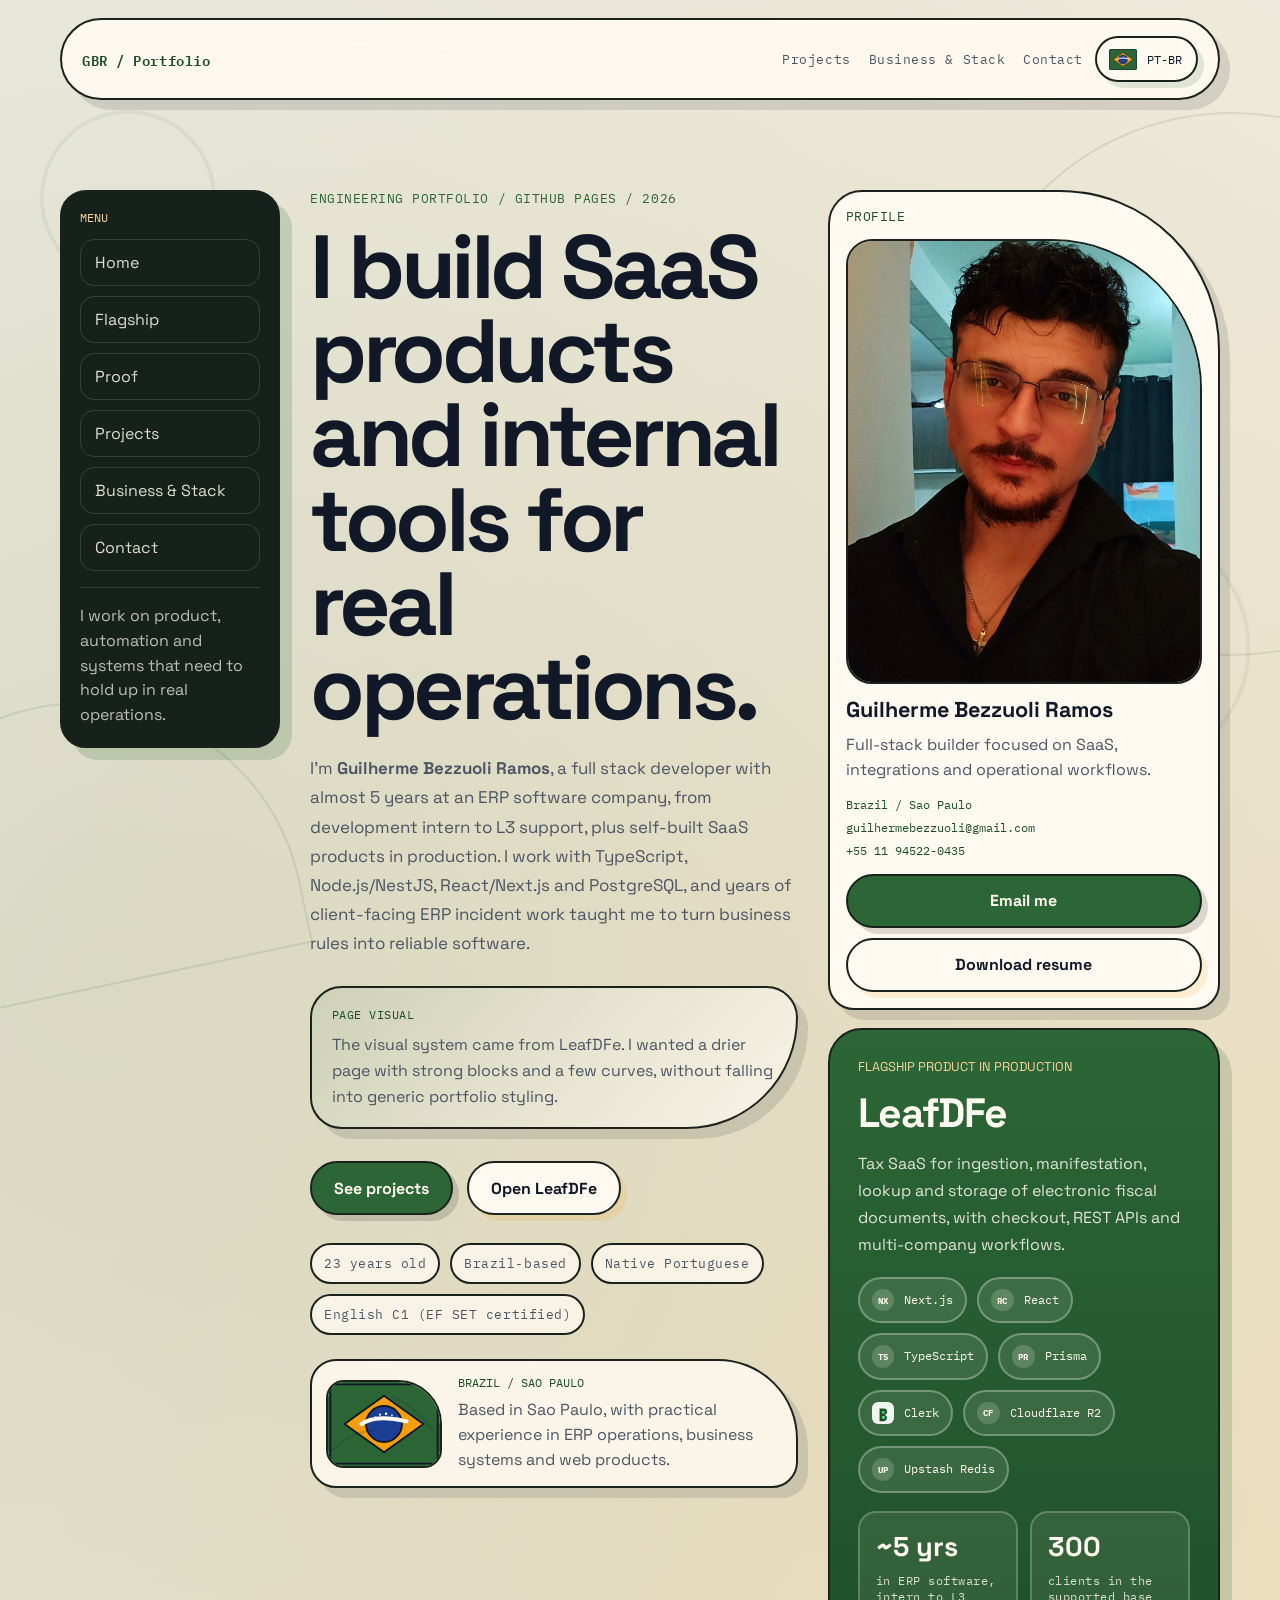
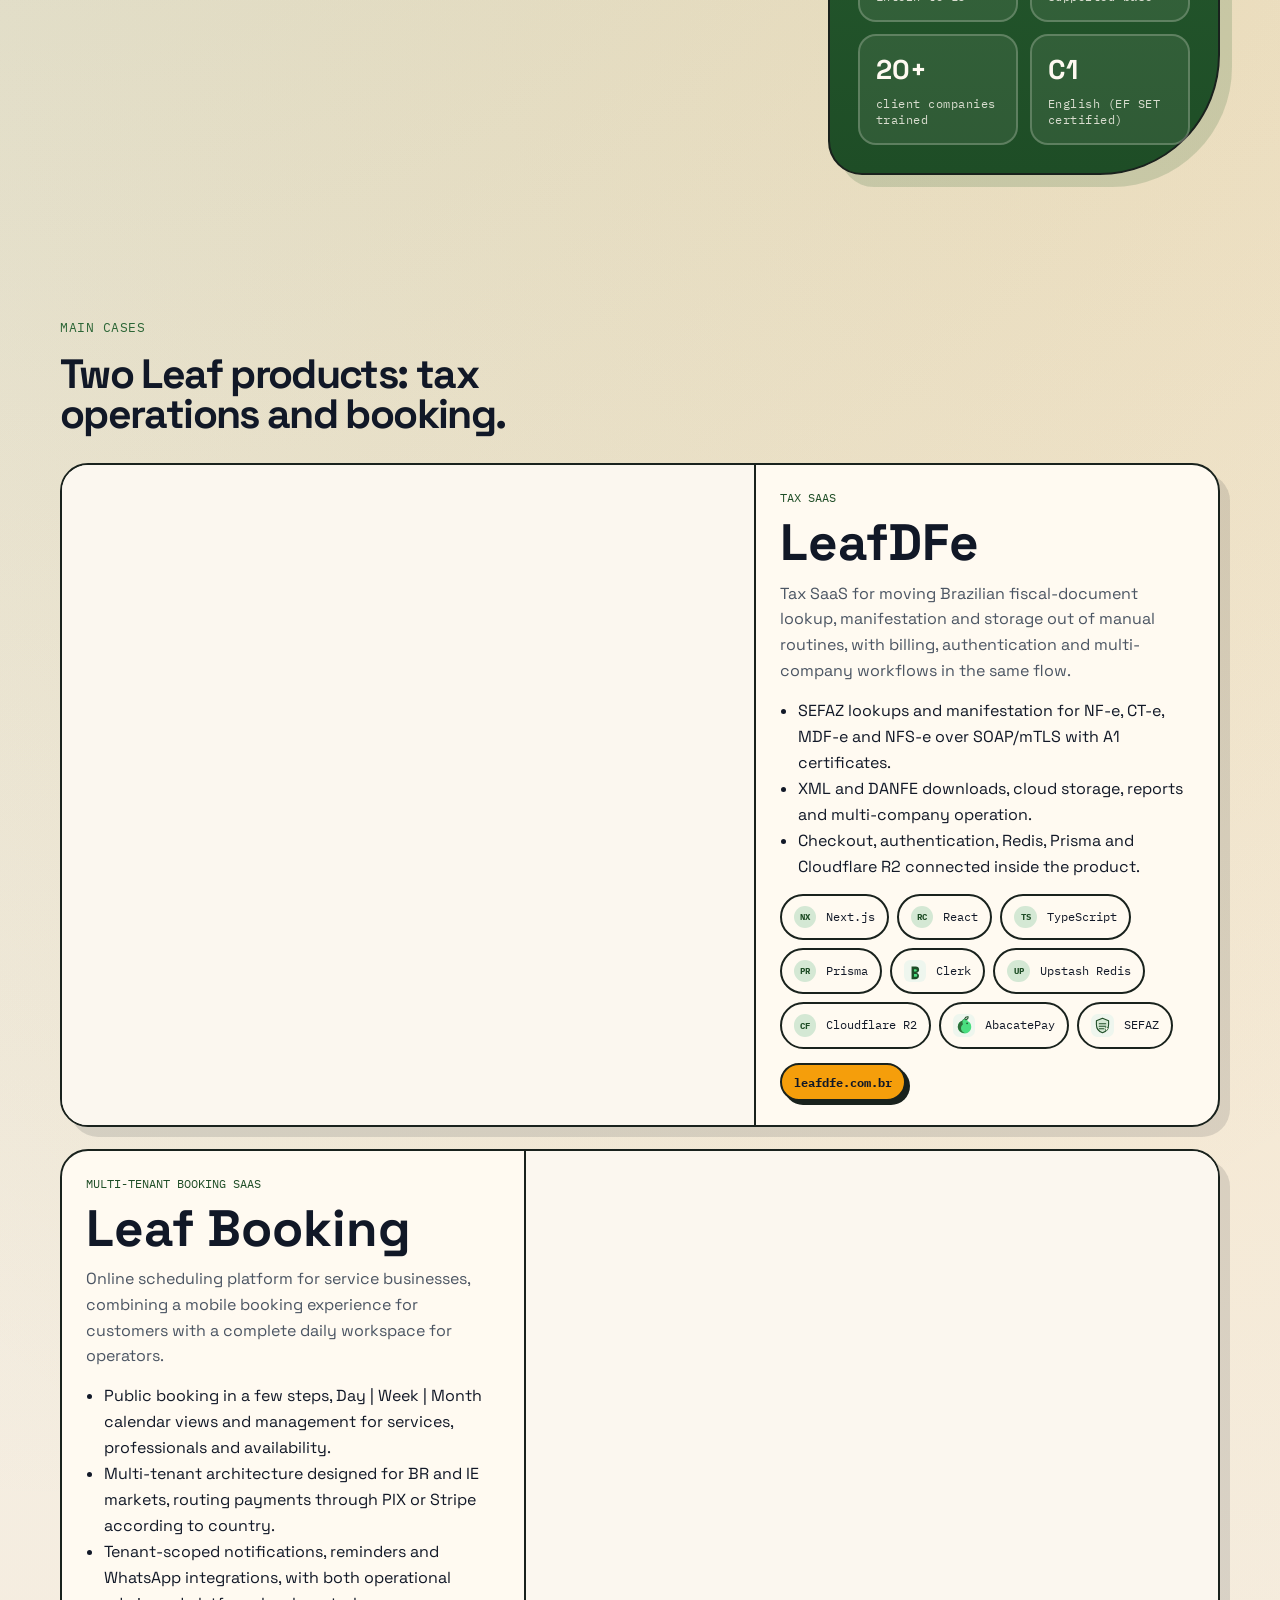
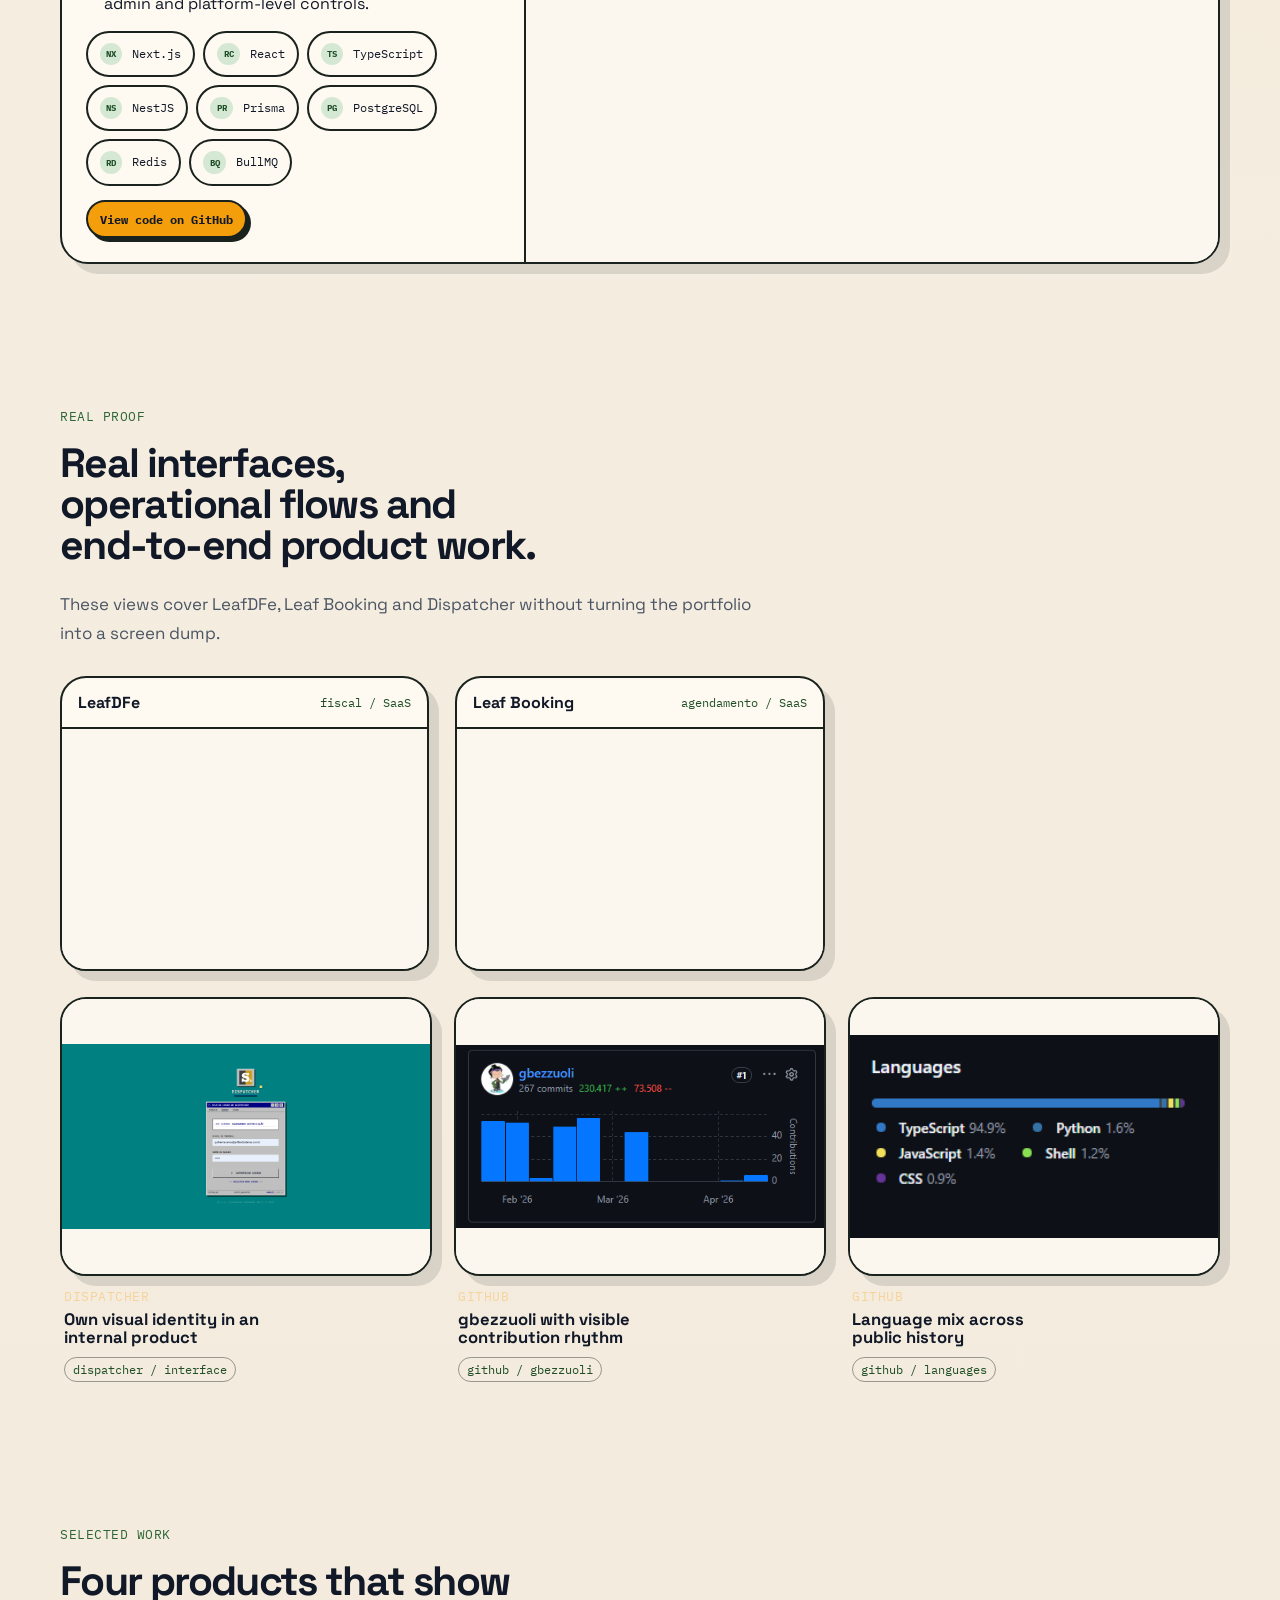
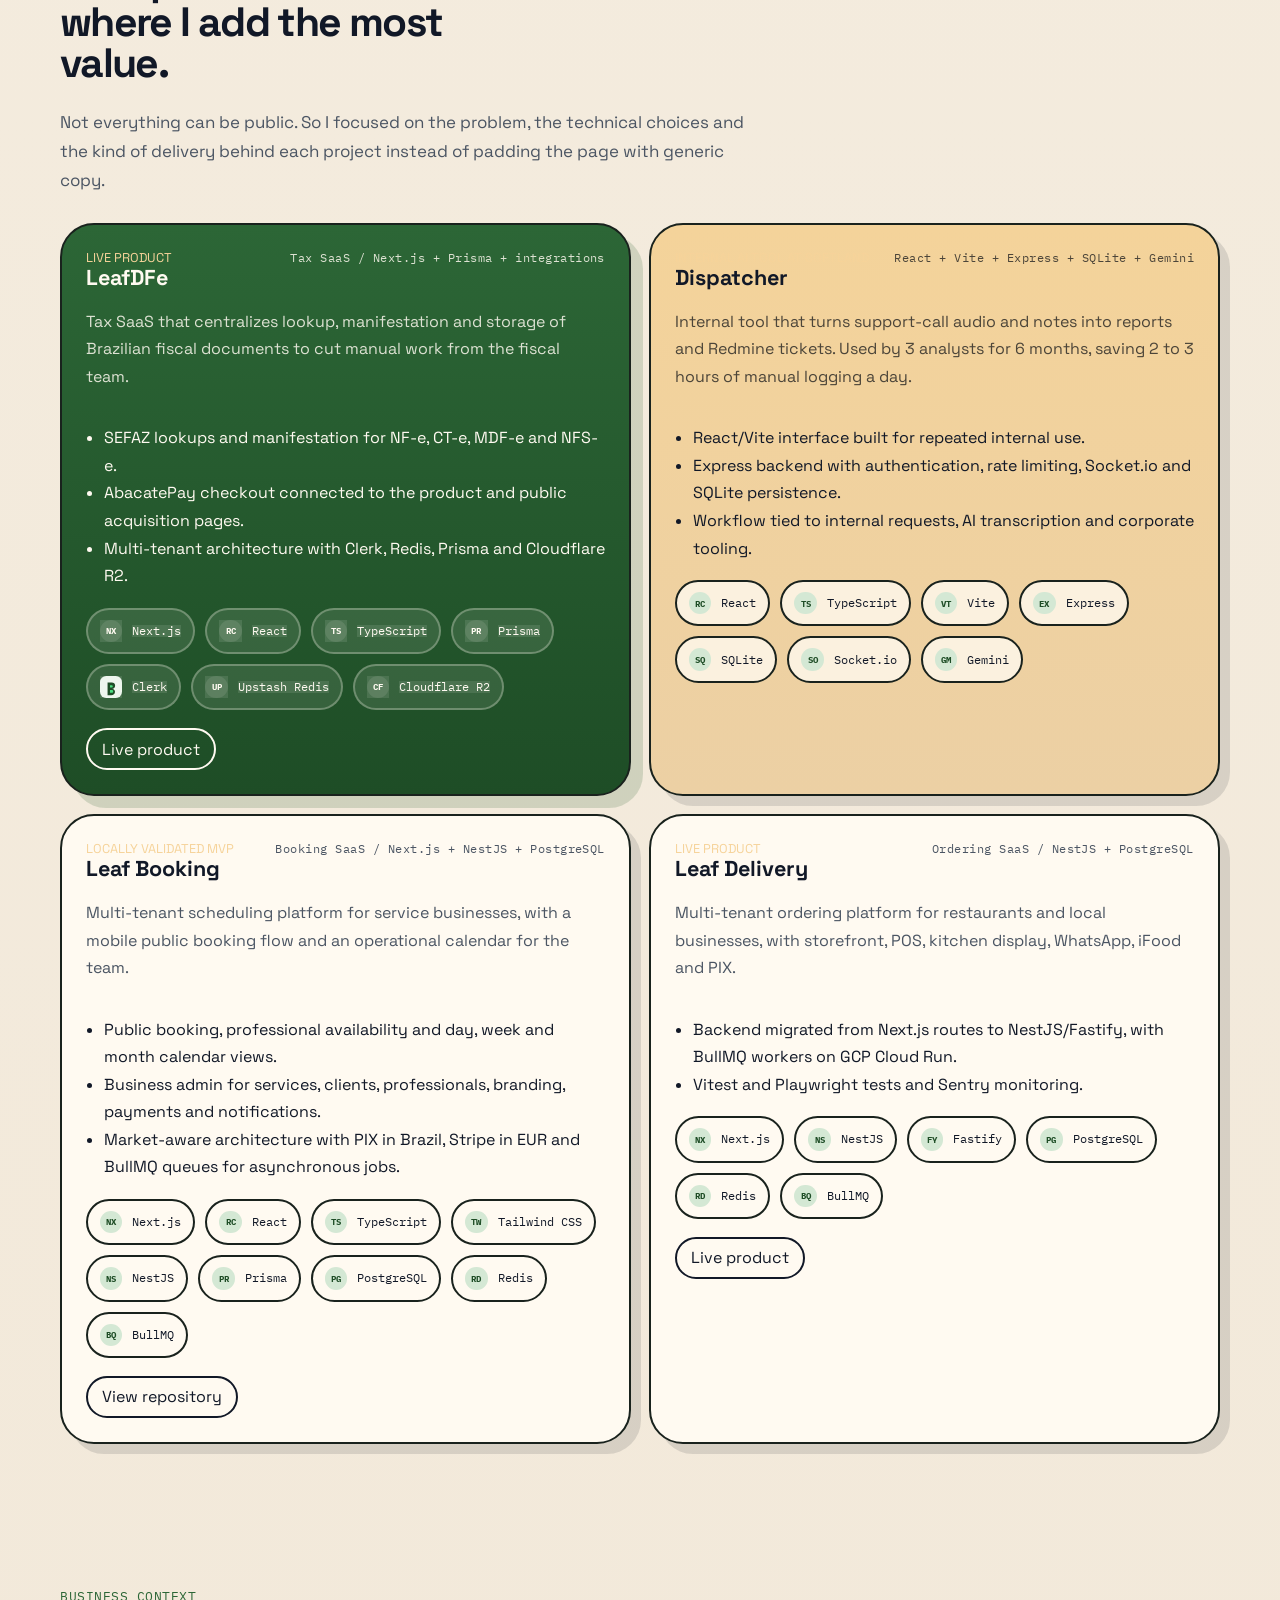
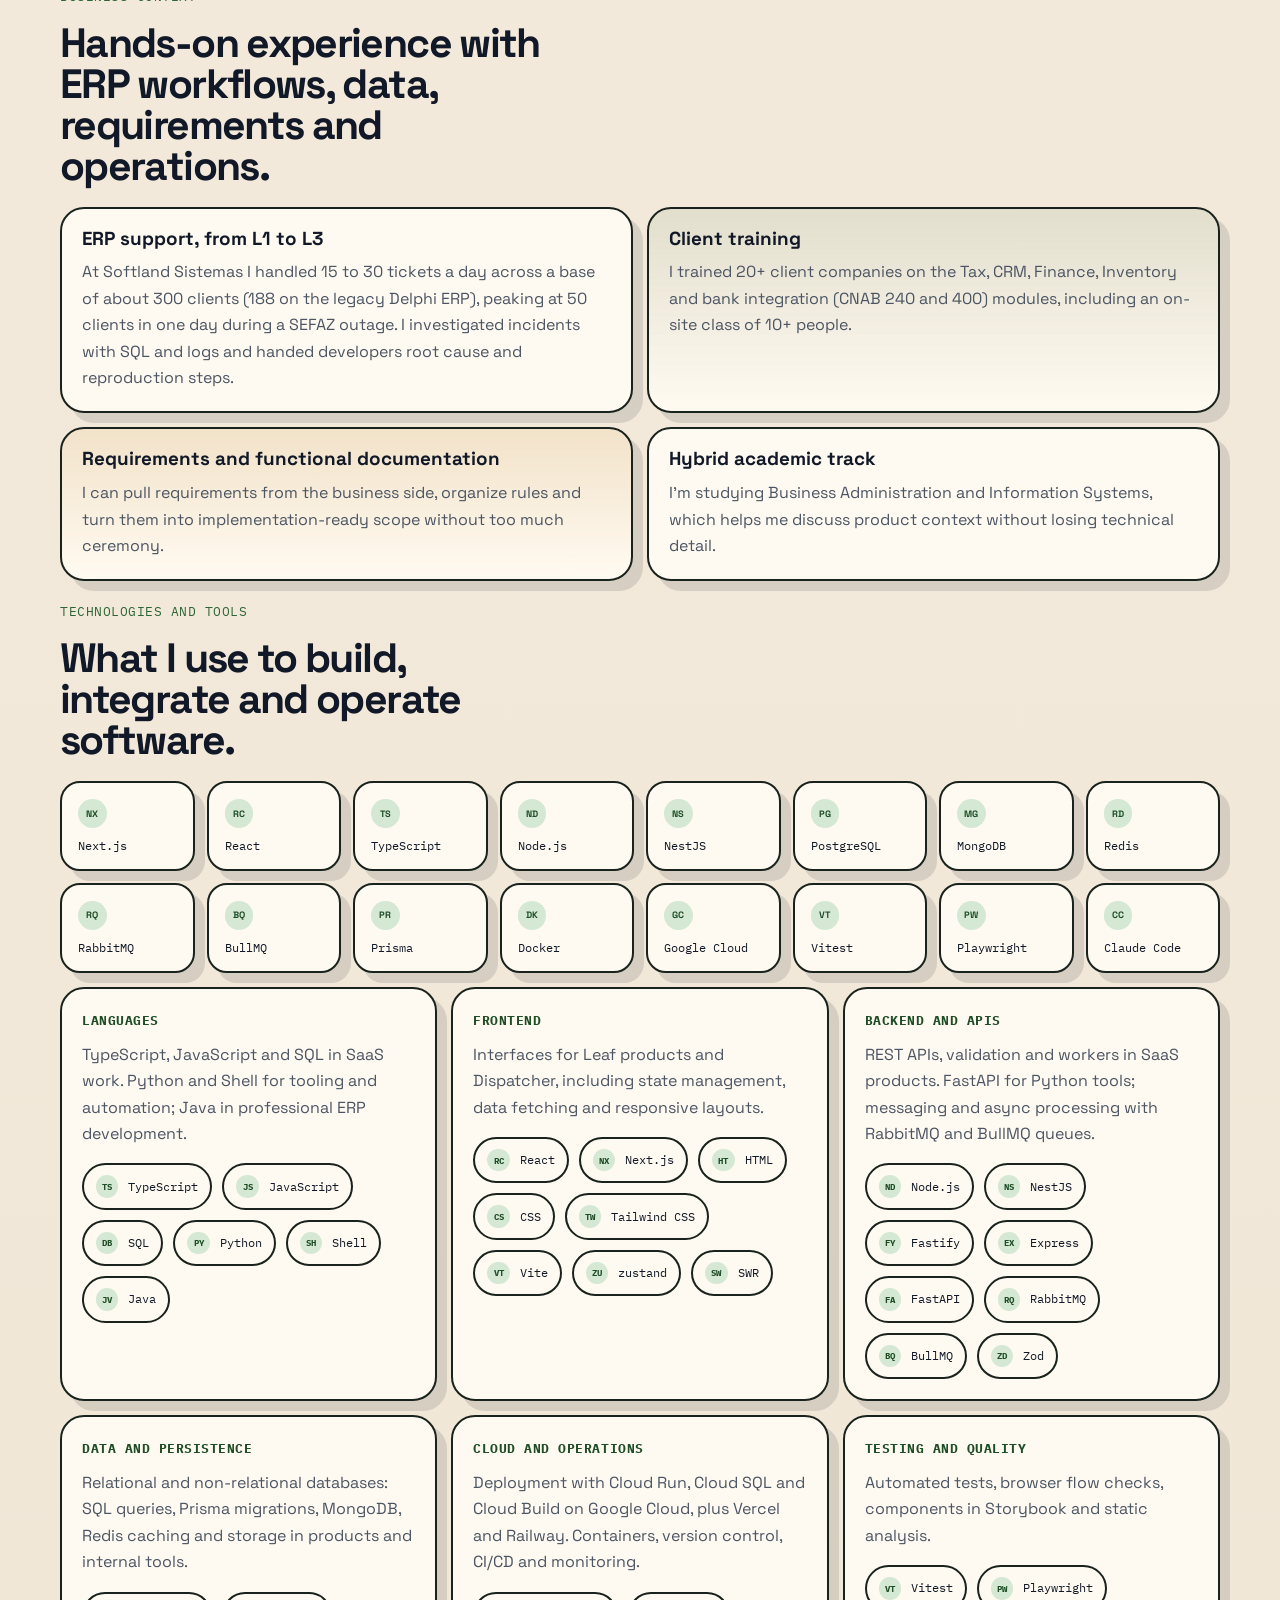
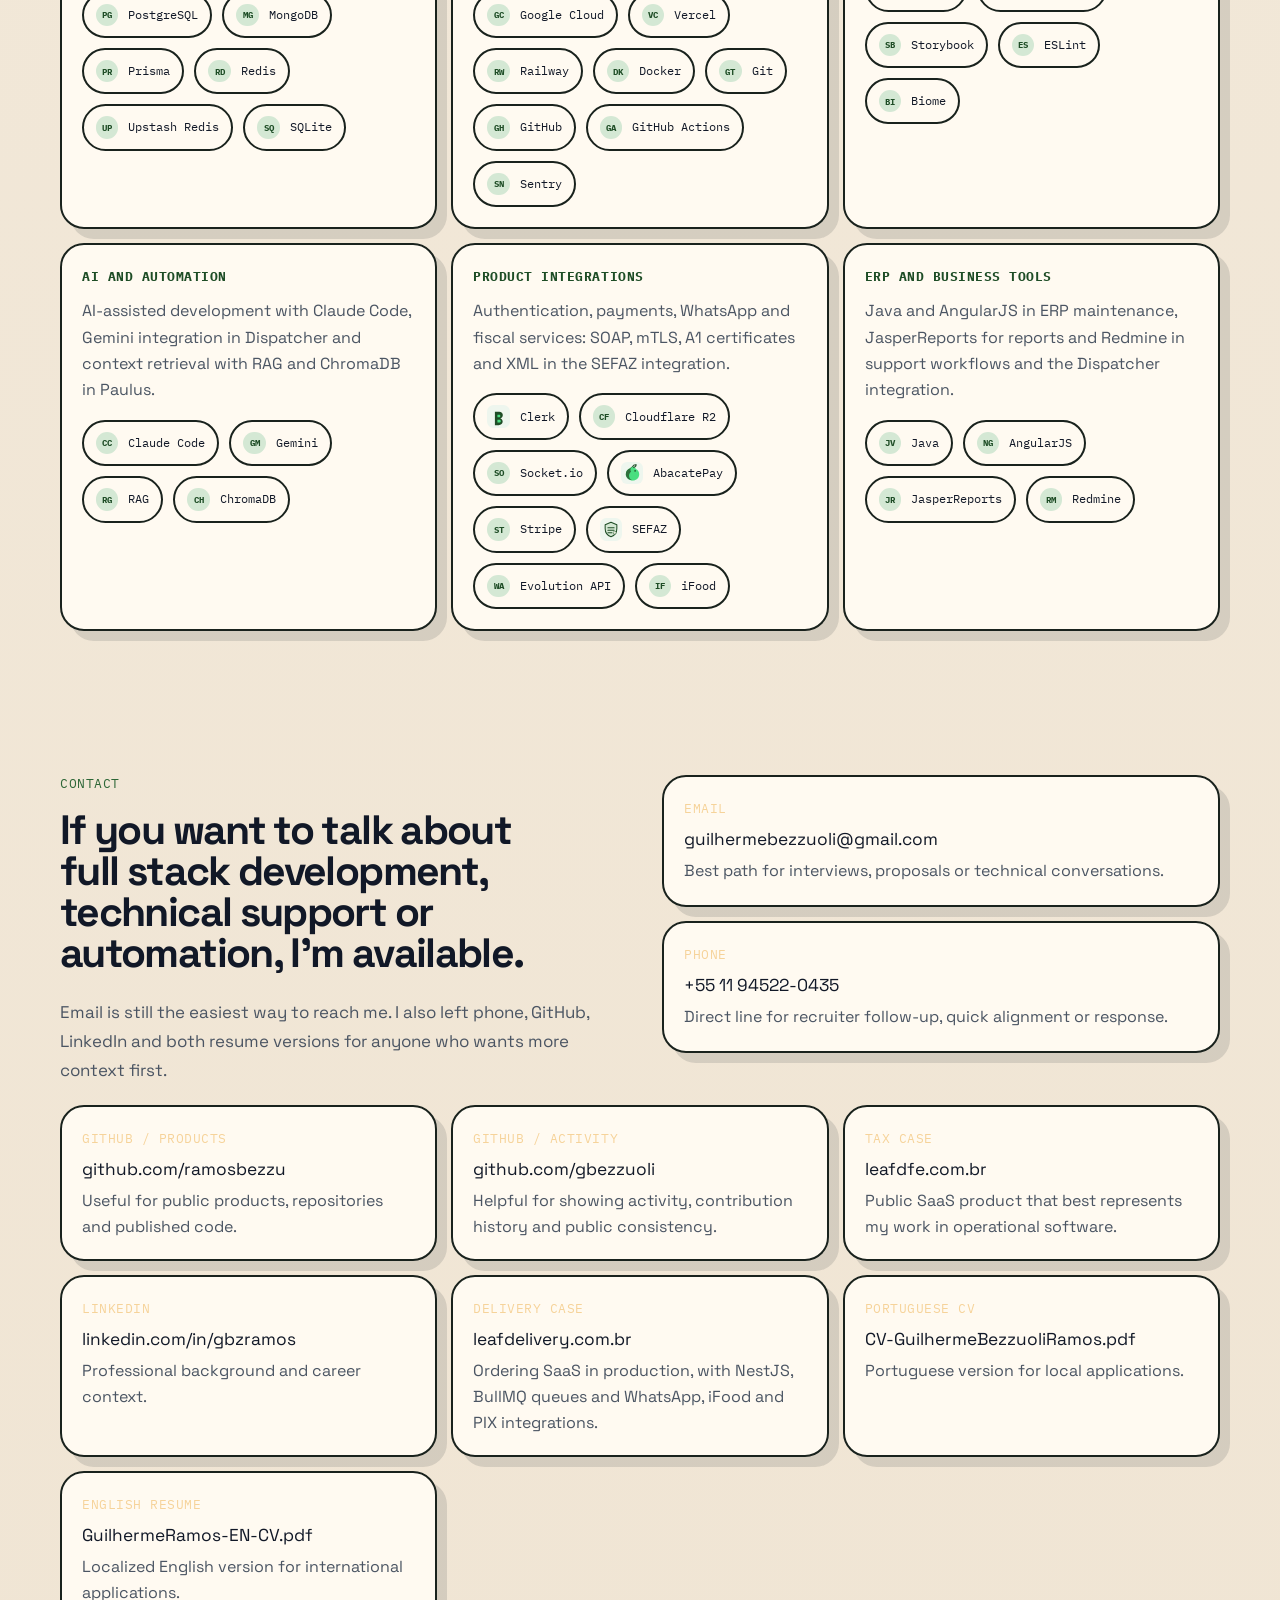
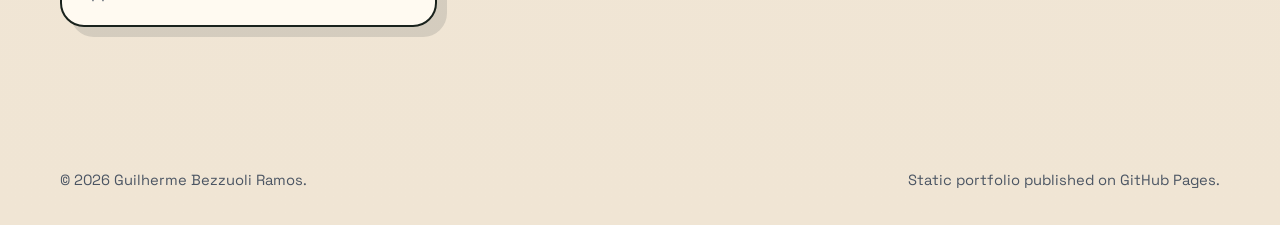
<file: index.html>
<!DOCTYPE html>
<html lang="pt-BR">
  <head>
    <meta charset="UTF-8" />
    <meta name="viewport" content="width=device-width, initial-scale=1.0" />
    <title>Guilherme Bezzuoli Ramos | Portfólio</title>
    <meta
      name="description"
      content="Portfólio de Guilherme Bezzuoli Ramos: desenvolvedor full stack com experiência de suporte N1 a N3 em ERP, SaaS fiscal em produção, ferramentas internas com IA e integrações."
    />
    <link rel="icon" type="image/svg+xml" href="./favicon.svg" />
    <link rel="preconnect" href="https://fonts.googleapis.com" />
    <link rel="preconnect" href="https://fonts.gstatic.com" crossorigin />
    <link
      href="https://fonts.googleapis.com/css2?family=IBM+Plex+Mono:wght@400;500;600&family=Space+Grotesk:wght@400;500;700&display=swap"
      rel="stylesheet"
    />
    <link rel="stylesheet" href="./styles.css" />
  </head>
  <body>
    <div class="page-shell">
      <header class="topbar">
        <a class="brand" href="#inicio">GBR / Portfolio</a>
        <div class="topbar__actions">
          <nav class="nav" id="top-nav" aria-label="Navegação principal">
            <a id="nav-projects" href="#projetos">Projetos</a>
            <a id="nav-stack" href="#stack">Negócio & Stack</a>
            <a id="nav-contact" href="#contato">Contato</a>
          </nav>
          <button class="lang-toggle" id="lang-toggle" type="button" aria-label="Ver portfolio em inglês">
            <img
              class="lang-toggle__icon"
              id="lang-toggle-icon"
              src="./media/anglo-flag-blend.svg"
              alt=""
            />
            <span class="lang-toggle__label" id="lang-toggle-label">EN / Intl</span>
          </button>
        </div>
      </header>

      <main>
        <section class="hero section" id="inicio" data-reveal>
          <aside class="menu-panel" data-reveal>
            <p class="menu-panel__eyebrow" id="menu-eyebrow">Menu</p>
            <nav class="menu-panel__nav" aria-label="Menu lateral">
              <a id="menu-home" href="#inicio">Início</a>
              <a id="menu-feature" href="#destaque">Destaque</a>
              <a id="menu-evidence" href="#evidencias">Evidências</a>
              <a id="menu-projects" href="#projetos">Projetos</a>
              <a id="menu-stack" href="#stack">Negócio & Stack</a>
              <a id="menu-contact" href="#contato">Contato</a>
            </nav>
            <div class="menu-panel__footer">
              <p id="menu-footer-text">Trabalho com produto, automação e sistema que precisa rodar de verdade.</p>
            </div>
          </aside>

          <div class="hero__copy">
            <p class="eyebrow" id="hero-eyebrow">Portfólio técnico / GitHub Pages / 2026</p>
            <h1 id="hero-title">Eu construo SaaS e ferramentas internas para operação real.</h1>
            <p class="hero__lede" id="hero-lede">
              Sou <strong>Guilherme Bezzuoli Ramos</strong>, desenvolvedor
              full stack com quase 5 anos em empresa de software ERP, do
              estágio em desenvolvimento ao suporte N3, e SaaS próprios em
              produção. Trabalho com TypeScript, Node.js/NestJS, React/Next.js
              e PostgreSQL, e a vivência com clientes e incidentes de ERP me
              faz transformar regra de negócio em software confiável.
            </p>

            <article class="hero__manifesto">
              <p class="hero__manifesto-title" id="hero-manifesto-title">Visual da página</p>
              <p id="hero-manifesto-text">
                A base visual veio do LeafDFe. Quis uma página mais seca, com
                blocos fortes e curvas pontuais, sem cair naquela cara de
                template.
              </p>
            </article>

            <div class="hero__actions">
              <a class="button button--primary" id="hero-cta-projects" href="#projetos">Ver projetos</a>
              <a
                class="button button--ghost"
                id="hero-cta-leaf"
                href="https://www.leafdfe.com.br/"
                target="_blank"
                rel="noreferrer"
              >
                Ver LeafDFe
              </a>
            </div>

            <ul class="identity-list" id="identity-list" aria-label="Resumo profissional"></ul>

            <article class="country-ribbon">
              <div class="country-ribbon__flag">
                <img
                  id="country-flag-image"
                  src="./media/brazil-brutalist-flag.svg"
                  alt="Bandeira do Brasil em interpretação vetorial brutalista"
                />
              </div>
              <div class="country-ribbon__copy">
                <p class="country-ribbon__eyebrow" id="country-ribbon-eyebrow">Brasil / São Paulo</p>
                <p id="country-ribbon-text">
                  Trabalho a partir de São Paulo, com experiência prática em
                  ERP, operação e produto web.
                </p>
              </div>
            </article>
          </div>

          <div class="hero__stage" data-reveal>
            <article class="profile-card">
              <p class="profile-card__label" id="profile-label">Foto de perfil</p>
              <div class="profile-card__frame">
                <img
                  id="profile-image"
                  src="./media/profile.jpg"
                  alt="Foto de perfil de Guilherme Bezzuoli Ramos"
                  onerror="this.onerror=null;this.src='./media/profile-placeholder.svg';"
                />
              </div>
              <div class="profile-card__body">
                <h3>Guilherme Bezzuoli Ramos</h3>
                <p class="profile-card__role" id="profile-role">
                  Full-stack com foco em SaaS, integrações e rotina operacional.
                </p>
                <ul class="profile-card__meta" id="profile-meta"></ul>
                <div class="profile-card__actions">
                  <a class="button button--primary" id="profile-email-cta" href="mailto:guilhermebezzuoli@gmail.com">Falar por e-mail</a>
                  <a class="button button--ghost" id="profile-cv-cta" href="./CV-GuilhermeBezzuoliRamos.pdf" target="_blank" rel="noreferrer">Baixar CV</a>
                </div>
              </div>
            </article>

            <aside class="hero__panel">
              <p class="panel__kicker" id="panel-kicker">Projeto principal em produção</p>
              <h2>LeafDFe</h2>
              <p class="panel__text" id="panel-text">
                SaaS fiscal para captura, manifestação, consulta e
                armazenamento de documentos eletrônicos, com checkout, API REST
                e operação multi-tenant.
              </p>
              <div class="panel__chips" id="hero-stack-chips"></div>

              <div class="hero__stats" id="hero-stats"></div>
            </aside>
          </div>
        </section>

        <section class="feature section" id="destaque" data-reveal>
          <div class="section-head">
            <p class="eyebrow" id="feature-eyebrow">Cases principais</p>
            <h2 id="feature-title">Dois produtos Leaf: a operação fiscal e o agendamento.</h2>
          </div>

          <div class="feature-cases" id="feature-cases" aria-live="polite"></div>
        </section>

        <section class="section section--evidence" id="evidencias" data-reveal>
          <div class="section-head">
            <p class="eyebrow" id="evidence-eyebrow">Recortes reais</p>
            <h2 id="evidence-title">Produto publicado, interface em uso e atividade pública.</h2>
            <p class="section-copy" id="evidence-copy">
              Os recortes mostram o LeafDFe, o Leaf Booking e o Dispatcher
              sem transformar o portfólio em uma lista de telas.
            </p>
          </div>

          <div class="evidence-layout">
            <div class="gallery-grid" id="gallery-grid" aria-live="polite"></div>
          </div>
        </section>

        <section class="section" id="projetos" data-reveal>
          <div class="section-head">
            <p class="eyebrow" id="projects-eyebrow">Projetos selecionados</p>
            <h2 id="projects-title">Quatro produtos que mostram onde eu agrego mais valor.</h2>
            <p class="section-copy" id="projects-copy">
              Nem tudo pode ficar público. Então preferi explicar o problema,
              a decisão técnica e o tipo de entrega, em vez de encher a página
              de descrição genérica.
            </p>
          </div>

          <div class="projects-grid" id="projects-grid" aria-live="polite"></div>
        </section>

        <section class="section section--split" id="stack" data-reveal>
          <div>
            <div class="section-head section-head--compact">
              <p class="eyebrow" id="business-eyebrow">Negócio e processo</p>
              <h2 id="business-title">Experiência prática com ERP, dados, requisitos e operação.</h2>
            </div>
            <div class="principles" id="business-cards"></div>
          </div>

          <div>
            <div class="section-head section-head--compact">
              <p class="eyebrow" id="stack-eyebrow">Tecnologias e ferramentas</p>
              <h2 id="stack-title">O que uso para construir, integrar e operar software.</h2>
            </div>
            <div class="stack-wall" id="stack-wall"></div>
            <div class="stack-groups" id="stack-groups"></div>
          </div>
        </section>

        <section class="contact section" id="contato" data-reveal>
          <div class="contact__hero">
            <div class="contact__copy">
              <p class="eyebrow" id="contact-eyebrow">Contato</p>
              <h2 id="contact-title">Se quiser conversar sobre desenvolvimento full stack, suporte técnico ou automação, estou por aqui.</h2>
              <p id="contact-copy">
                E-mail ainda é o canal mais fácil. Também deixei telefone,
                GitHub, LinkedIn e CV para quem quiser validar contexto antes
                de falar comigo.
              </p>
            </div>

            <div class="contact__primary" id="contact-primary"></div>
          </div>

          <div class="contact__secondary" id="contact-secondary"></div>
        </section>
      </main>

      <footer class="footer">
        <p>© <span id="current-year"></span> Guilherme Bezzuoli Ramos.</p>
        <p id="footer-copy">Portfólio estático publicado no GitHub Pages.</p>
      </footer>
    </div>

    <script src="./script.js" defer></script>
  </body>
</html>
</file>
<file: styles.css>
:root {
  --paper: #f5efe3;
  --paper-deep: #eadfca;
  --surface: #fffaf1;
  --surface-strong: #f0e5d4;
  --ink: #111827;
  --ink-soft: #4b5563;
  --line: #19221d;
  --line-soft: rgba(25, 34, 29, 0.16);
  --brand: #2c6636;
  --brand-dark: #1e4d26;
  --brand-light: #d4e8d4;
  --brand-bright: #4ade80;
  --accent: #f59e0b;
  --accent-soft: #f6d39a;
  --danger: #dc2626;
  --shadow: 10px 10px 0 rgba(17, 24, 39, 0.12);
  --shadow-strong: 12px 12px 0 rgba(44, 102, 54, 0.18);
  --radius-xl: 34px;
  --radius-lg: 24px;
  --radius-md: 18px;
  --radius-arch: 34px 160px 26px 26px;
  --radius-scoop: 34px 34px 120px 34px;
  --container: min(1160px, calc(100vw - 40px));
}

*,
*::before,
*::after {
  box-sizing: border-box;
}

html {
  scroll-behavior: smooth;
}

body {
  margin: 0;
  min-height: 100vh;
  color: var(--ink);
  font-family: "Space Grotesk", sans-serif;
  background:
    radial-gradient(circle at 8% 10%, rgba(44, 102, 54, 0.14), transparent 24%),
    radial-gradient(circle at 92% 16%, rgba(245, 158, 11, 0.14), transparent 22%),
    linear-gradient(180deg, #f7f1e6 0%, #f0e5d4 100%);
}

body::before {
  content: "";
  position: fixed;
  inset: 0;
  pointer-events: none;
  opacity: 0.8;
  background:
    radial-gradient(circle at 10% 22%, transparent 0 84px, rgba(44, 102, 54, 0.08) 84px 88px, transparent 88px),
    radial-gradient(circle at 88% 72%, transparent 0 120px, rgba(25, 34, 29, 0.06) 120px 124px, transparent 124px);
}

a {
  color: inherit;
  text-decoration: none;
}

img {
  display: block;
  max-width: 100%;
}

.page-shell {
  position: relative;
  overflow: hidden;
}

.page-shell::before,
.page-shell::after {
  content: "";
  position: absolute;
  border: 2px solid rgba(44, 102, 54, 0.12);
  pointer-events: none;
}

.page-shell::before {
  width: 34rem;
  height: 34rem;
  top: 7rem;
  right: -14rem;
  border-radius: 50%;
}

.page-shell::after {
  width: 28rem;
  height: 18rem;
  left: -10rem;
  top: 44rem;
  border-radius: 999px 999px 0 0;
  transform: rotate(-12deg);
}

.topbar,
main,
.footer {
  position: relative;
  z-index: 1;
}

.topbar {
  width: var(--container);
  margin: 18px auto 0;
  padding: 16px 20px;
  display: flex;
  align-items: center;
  justify-content: space-between;
  gap: 22px;
  position: sticky;
  top: 14px;
  border: 2px solid var(--line);
  border-radius: 999px;
  background: rgba(255, 250, 241, 0.92);
  backdrop-filter: blur(14px);
  box-shadow: var(--shadow);
}

.topbar__actions {
  display: flex;
  flex-wrap: wrap;
  align-items: center;
  justify-content: flex-end;
  gap: 12px;
  margin-left: auto;
}

.brand,
.nav a,
.eyebrow,
.identity-list,
.project-card__meta,
.stack-group__label,
.stat__label,
.mini-card__title,
.contact-link__label,
.gallery-card__label,
.profile-card__label,
.hero__manifesto-title {
  font-family: "IBM Plex Mono", monospace;
  letter-spacing: 0.04em;
}

.brand {
  color: var(--brand-dark);
  font-size: 0.86rem;
  font-weight: 600;
}

.nav {
  display: flex;
  flex-wrap: wrap;
  gap: 18px;
}

.nav a {
  color: var(--ink-soft);
  font-size: 0.84rem;
}

.nav a:hover {
  color: var(--brand-dark);
}

.lang-toggle {
  display: inline-flex;
  align-items: center;
  gap: 10px;
  min-height: 46px;
  padding: 0 14px 0 12px;
  border: 2px solid var(--line);
  border-radius: 999px;
  background: var(--surface);
  box-shadow: 6px 6px 0 rgba(44, 102, 54, 0.14);
  color: var(--ink);
  font-family: "IBM Plex Mono", monospace;
  font-size: 0.78rem;
  cursor: pointer;
  transition:
    transform 180ms ease,
    box-shadow 180ms ease,
    background 180ms ease;
}

.lang-toggle:hover {
  transform: translate(-2px, -2px);
  box-shadow: 8px 8px 0 rgba(44, 102, 54, 0.16);
}

.lang-toggle__icon {
  width: 1.75rem;
  height: 1.75rem;
  flex: 0 0 1.75rem;
  object-fit: contain;
}

.lang-toggle__label {
  white-space: nowrap;
}

main {
  width: var(--container);
  margin: 0 auto;
  padding: 34px 0 72px;
}

.section {
  padding: 72px 0;
}

.hero {
  display: grid;
  grid-template-columns: 220px minmax(0, 1.02fr) minmax(320px, 0.82fr);
  gap: 30px;
  align-items: start;
  padding-top: 56px;
}

.menu-panel {
  position: sticky;
  top: 96px;
  padding: 18px;
  border: 2px solid var(--line);
  border-radius: 26px;
  background: #17211c;
  color: var(--surface);
  box-shadow: var(--shadow-strong);
}

.menu-panel__eyebrow {
  margin: 0 0 14px;
  font-family: "IBM Plex Mono", monospace;
  color: var(--accent-soft);
  font-size: 0.76rem;
  text-transform: uppercase;
}

.menu-panel__nav {
  display: grid;
  gap: 10px;
}

.menu-panel__nav a {
  display: block;
  padding: 12px 14px;
  border: 1px solid rgba(255, 250, 241, 0.14);
  border-radius: 14px;
  color: rgba(255, 250, 241, 0.86);
  transition:
    transform 180ms ease,
    background 180ms ease;
}

.menu-panel__nav a:hover {
  transform: translateX(2px);
  background: rgba(255, 250, 241, 0.08);
}

.menu-panel__footer {
  margin-top: 16px;
  padding-top: 16px;
  border-top: 1px solid rgba(255, 250, 241, 0.14);
  color: rgba(255, 250, 241, 0.72);
  line-height: 1.55;
}

.eyebrow {
  margin: 0 0 18px;
  color: var(--brand);
  font-size: 0.82rem;
  text-transform: uppercase;
}

h1,
h2,
h3,
p {
  margin: 0;
}

h1 {
  max-width: 11ch;
  font-size: clamp(3rem, 7vw, 6.1rem);
  line-height: 0.94;
  letter-spacing: -0.05em;
}

h2 {
  max-width: 18ch;
  font-size: clamp(1.9rem, 3.2vw, 3.3rem);
  line-height: 1;
  letter-spacing: -0.04em;
}

h3 {
  font-size: 1.35rem;
  line-height: 1.1;
}

.hero__lede,
.section-copy,
.feature__content p,
.contact__copy p:last-child,
.evidence-note p {
  margin-top: 24px;
  max-width: 64ch;
  color: var(--ink-soft);
  font-size: 1.06rem;
  line-height: 1.72;
}

.hero__manifesto {
  max-width: 34rem;
  margin-top: 28px;
  padding: 18px 20px;
  border: 2px solid var(--line);
  border-radius: var(--radius-scoop);
  background: linear-gradient(135deg, rgba(44, 102, 54, 0.08), rgba(255, 250, 241, 0.8));
  box-shadow: var(--shadow);
}

.hero__manifesto-title {
  color: var(--brand-dark);
  font-size: 0.78rem;
  text-transform: uppercase;
}

.hero__manifesto p:last-child {
  margin-top: 10px;
  color: var(--ink-soft);
  line-height: 1.6;
}

.hero__actions {
  display: flex;
  flex-wrap: wrap;
  gap: 14px;
  margin-top: 32px;
}

.button {
  display: inline-flex;
  min-height: 54px;
  align-items: center;
  justify-content: center;
  padding: 0 22px;
  border: 2px solid var(--line);
  border-radius: 999px;
  font-weight: 700;
  transition: transform 180ms ease;
}

.button:hover {
  transform: translate(-2px, -2px);
}

.button--primary {
  background: var(--brand);
  color: var(--surface);
  box-shadow: 6px 6px 0 rgba(25, 34, 29, 0.16);
}

.button--ghost {
  background: var(--surface);
  color: var(--ink);
  box-shadow: 6px 6px 0 rgba(245, 158, 11, 0.14);
}

.identity-list {
  margin: 28px 0 0;
  padding: 0;
  list-style: none;
  display: flex;
  flex-wrap: wrap;
  gap: 10px;
  color: var(--ink-soft);
  font-size: 0.82rem;
}

.identity-list li,
.stack-tag {
  padding: 10px 12px;
  border-radius: 999px;
  border: 2px solid var(--line);
  background: rgba(255, 250, 241, 0.78);
}

.stack-tag {
  display: inline-flex;
  align-items: center;
  gap: 10px;
  min-height: 42px;
  font-family: "IBM Plex Mono", monospace;
  font-size: 0.76rem;
  line-height: 1;
}

.stack-tag__mark,
.stack-wall__mark {
  position: relative;
  width: 1.4rem;
  height: 1.4rem;
  flex: 0 0 1.4rem;
}

.stack-tag__mark.is-fallback .stack-tag__fallback,
.stack-wall__mark.is-fallback .stack-wall__fallback,
.stack-tag__mark:not(.has-icon) .stack-tag__fallback,
.stack-wall__mark:not(.has-icon) .stack-wall__fallback {
  opacity: 1;
}

.stack-tag__icon,
.stack-wall__icon {
  position: absolute;
  inset: 0;
  width: 100%;
  height: 100%;
  object-fit: contain;
  z-index: 1;
}

.stack-tag__fallback,
.stack-wall__fallback {
  position: absolute;
  inset: 0;
  display: grid;
  place-items: center;
  border-radius: 50%;
  background: var(--brand-light);
  color: var(--brand-dark);
  font-size: 0.58rem;
  font-weight: 700;
  opacity: 0;
}

.country-ribbon {
  max-width: 36rem;
  margin-top: 24px;
  display: grid;
  grid-template-columns: 116px minmax(0, 1fr);
  gap: 16px;
  align-items: center;
  padding: 14px;
  border: 2px solid var(--line);
  border-radius: 26px 80px 26px 26px;
  background: rgba(255, 250, 241, 0.82);
  box-shadow: var(--shadow);
}

.country-ribbon__flag {
  overflow: hidden;
  border: 2px solid var(--line);
  border-radius: 18px 44px 18px 18px;
  background: var(--surface-strong);
}

.country-ribbon__flag img {
  width: 100%;
  aspect-ratio: 4 / 3;
  object-fit: cover;
}

.country-ribbon__eyebrow {
  font-family: "IBM Plex Mono", monospace;
  color: var(--brand-dark);
  font-size: 0.76rem;
  text-transform: uppercase;
}

.country-ribbon__copy p:last-child {
  margin-top: 8px;
  color: var(--ink-soft);
  line-height: 1.55;
}

.hero__stage {
  display: grid;
  gap: 18px;
}

.profile-card,
.hero__panel,
.project-card,
.mini-card,
.contact-link,
.principle-card,
.stack-group,
.evidence-note,
.gallery-card,
.gallery-showcase,
.feature-case,
.feature__content {
  border: 2px solid var(--line);
  box-shadow: var(--shadow);
}

.profile-card {
  padding: 16px;
  border-radius: var(--radius-arch);
  background: var(--surface);
}

.profile-card__label {
  color: var(--brand-dark);
  font-size: 0.8rem;
  text-transform: uppercase;
}

.profile-card__frame {
  margin-top: 14px;
  aspect-ratio: 4 / 5;
  overflow: hidden;
  border: 2px solid var(--line);
  border-radius: 26px 150px 26px 26px;
  background:
    linear-gradient(145deg, rgba(44, 102, 54, 0.14), rgba(255, 250, 241, 0.24)),
    linear-gradient(180deg, #f7f1e6 0%, #e8dcc8 100%);
}

.profile-card__frame img {
  width: 100%;
  height: 100%;
  object-fit: cover;
  object-position: center 16%;
}

.profile-card__hint {
  margin-top: 12px;
  color: var(--ink-soft);
  line-height: 1.55;
}

.profile-card__body {
  margin-top: 14px;
}

.profile-card__role {
  margin-top: 10px;
  color: var(--ink-soft);
  line-height: 1.58;
}

.profile-card__meta {
  margin: 14px 0 0;
  padding: 0;
  list-style: none;
  display: grid;
  gap: 8px;
  font-family: "IBM Plex Mono", monospace;
  font-size: 0.76rem;
  color: var(--brand-dark);
}

.profile-card__actions {
  display: grid;
  gap: 10px;
  margin-top: 16px;
}

.hero__panel {
  padding: 28px;
  display: flex;
  flex-direction: column;
  gap: 18px;
  border-radius: var(--radius-scoop);
  background: linear-gradient(180deg, var(--brand) 0%, var(--brand-dark) 100%);
  color: var(--surface);
  box-shadow: var(--shadow-strong);
}

.panel__kicker,
.project-card__status,
.contact-link__label,
.gallery-card__label {
  color: var(--accent-soft);
  font-size: 0.8rem;
  text-transform: uppercase;
}

.panel__text {
  color: rgba(255, 250, 241, 0.86);
  line-height: 1.68;
}

.panel__chips,
.project-card__chips,
.stack-group__items {
  display: flex;
  flex-wrap: wrap;
  gap: 10px;
}

.panel__chips .stack-tag {
  background: rgba(255, 250, 241, 0.1);
  border-color: rgba(255, 250, 241, 0.3);
  color: var(--surface);
}

.panel__chips .stack-tag__fallback {
  background: rgba(255, 250, 241, 0.18);
  color: var(--surface);
}

.hero__stats {
  display: grid;
  grid-template-columns: repeat(2, minmax(0, 1fr));
  gap: 12px;
}

.stat {
  padding: 16px;
  border-radius: var(--radius-md);
  border: 2px solid rgba(255, 250, 241, 0.22);
  background: rgba(255, 250, 241, 0.08);
}

.stat__value {
  display: block;
  font-size: 1.7rem;
  font-weight: 700;
  color: var(--surface);
}

.stat__label {
  display: block;
  margin-top: 8px;
  color: rgba(255, 250, 241, 0.82);
  font-size: 0.78rem;
}

.section-head {
  margin-bottom: 28px;
}

.section-head--compact {
  margin-bottom: 20px;
}

.feature__layout,
.evidence-layout,
.section--split {
  display: grid;
  grid-template-columns: minmax(0, 1.1fr) minmax(280px, 0.9fr);
  gap: 22px;
  align-items: start;
}

.feature__content {
  position: relative;
  padding: 30px;
  overflow: hidden;
  border-radius: 28px 28px 140px 28px;
  background: var(--surface);
}

.feature__content::before {
  content: "";
  position: absolute;
  width: 10rem;
  height: 10rem;
  top: -4rem;
  right: -2rem;
  border-radius: 50%;
  background: rgba(44, 102, 54, 0.1);
  border: 2px solid rgba(44, 102, 54, 0.18);
}

.feature__content p + p {
  margin-top: 18px;
}

.feature__cards,
.principles,
.stack-groups {
  display: grid;
  gap: 14px;
}

.feature-cases {
  display: grid;
  grid-template-columns: repeat(2, minmax(0, 1fr));
  gap: 22px;
}

.feature-case {
  overflow: hidden;
  border-radius: 28px;
  background: var(--surface);
}

.feature-case:first-child {
  grid-column: 1 / -1;
  display: grid;
  grid-template-columns: minmax(0, 1.2fr) minmax(320px, 0.8fr);
}

.feature-case:first-child .case-slideshow {
  height: 100%;
  min-height: 480px;
  aspect-ratio: auto;
  border-right: 2px solid var(--line);
  border-bottom: 0;
}

/* Com dois cases, o segundo ocupa a linha inteira, espelhado. */
.feature-case:nth-child(2):last-child {
  grid-column: 1 / -1;
  display: grid;
  grid-template-columns: minmax(320px, 0.8fr) minmax(0, 1.2fr);
}

.feature-case:nth-child(2):last-child .case-slideshow {
  order: 2;
  height: 100%;
  min-height: 480px;
  aspect-ratio: auto;
  border-left: 2px solid var(--line);
  border-bottom: 0;
}

.feature-case__body {
  display: grid;
  gap: 14px;
  padding: 24px;
}

.feature-case__eyebrow {
  font-family: "IBM Plex Mono", monospace;
  color: var(--brand-dark);
  font-size: 0.78rem;
  text-transform: uppercase;
}

.feature-case__body h3 {
  font-size: clamp(2rem, 4vw, 3.8rem);
  line-height: 0.92;
}

.feature-case__summary {
  color: var(--ink-soft);
  line-height: 1.62;
}

.feature-case__points {
  margin: 0;
  padding: 0 0 0 18px;
  line-height: 1.62;
}

.feature-case__stack {
  display: flex;
  flex-wrap: wrap;
  gap: 8px;
}

.feature-case__link {
  justify-self: start;
  display: inline-flex;
  align-items: center;
  min-height: 38px;
  padding: 0 12px;
  border: 2px solid var(--line);
  border-radius: 999px;
  background: var(--accent);
  font-family: "IBM Plex Mono", monospace;
  font-size: 0.78rem;
  font-weight: 700;
  box-shadow: 4px 4px 0 var(--line);
}

.case-slideshow {
  position: relative;
  overflow: hidden;
  min-height: 280px;
  aspect-ratio: 16 / 10;
  border-bottom: 2px solid var(--line);
  background: #fbf7ef;
}

.case-slide {
  position: absolute;
  inset: 0;
  display: grid;
  grid-template-rows: minmax(0, 1fr) auto;
  opacity: 0;
  transform: translateX(16px);
  animation: case-slide-cycle 16s infinite;
  animation-delay: calc(var(--slide-index) * 4s);
}

.case-slideshow--3 .case-slide {
  animation-name: case-slide-cycle-3;
  animation-duration: 12s;
}

.case-slide img {
  width: 100%;
  height: 100%;
  object-fit: contain;
  background: #fbf7ef;
}

.case-slide figcaption {
  padding: 8px 12px;
  border-top: 2px solid var(--line);
  background: rgba(255, 250, 241, 0.94);
  font-family: "IBM Plex Mono", monospace;
  font-size: 0.72rem;
  color: var(--brand-dark);
}

@keyframes case-slide-cycle {
  0%,
  20% {
    opacity: 1;
    transform: translateX(0);
  }

  27%,
  95% {
    opacity: 0;
    transform: translateX(-16px);
  }

  100% {
    opacity: 0;
    transform: translateX(16px);
  }
}

@keyframes case-slide-cycle-3 {
  0%,
  30% {
    opacity: 1;
    transform: translateX(0);
  }

  36%,
  95% {
    opacity: 0;
    transform: translateX(-16px);
  }

  100% {
    opacity: 0;
    transform: translateX(16px);
  }
}

@media (prefers-reduced-motion: reduce) {
  .case-slide {
    animation: none;
  }

  .case-slide:first-child {
    opacity: 1;
    transform: none;
  }
}

.mini-card {
  padding: 24px;
  border-radius: 26px;
  background: var(--surface);
}

.mini-card--accent {
  background: linear-gradient(180deg, #f3d7a3 0%, #edd1a0 100%);
}

.mini-card__title {
  color: var(--brand-dark);
  font-size: 0.8rem;
  text-transform: uppercase;
}

.mini-card__list,
.project-card__highlights,
.evidence-note__list {
  margin: 16px 0 0;
  padding: 0 0 0 18px;
  line-height: 1.72;
}

.mini-card__link {
  display: inline-flex;
  margin-top: 14px;
  font-size: 1.45rem;
  font-weight: 700;
}

.mini-card__note {
  margin-top: 10px;
  color: var(--ink-soft);
  line-height: 1.65;
}

.section--evidence {
  position: relative;
}

.evidence-note {
  padding: 18px 20px;
  border-radius: 22px;
  background: linear-gradient(180deg, rgba(44, 102, 54, 0.1) 0%, var(--surface) 100%);
  color: var(--ink);
}

.evidence-note--full {
  max-width: none;
}

.evidence-note p {
  margin-top: 8px;
  color: var(--ink-soft);
}

.evidence-layout {
  display: block;
  margin-top: 12px;
}

.gallery-grid {
  display: grid;
  grid-template-columns: repeat(3, minmax(0, 1fr));
  gap: 26px;
}

.gallery-showcase {
  overflow: hidden;
  border-radius: 26px;
  background: var(--surface);
}

.gallery-showcase .case-slideshow {
  min-height: 240px;
  border-bottom: 0;
}

.gallery-showcase__head {
  display: flex;
  align-items: center;
  justify-content: space-between;
  gap: 12px;
  padding: 14px 16px;
  border-bottom: 2px solid var(--line);
}

.gallery-showcase__head p {
  font-weight: 700;
}

.gallery-showcase__head span {
  font-family: "IBM Plex Mono", monospace;
  font-size: 0.72rem;
  color: var(--brand-dark);
}

.gallery-cluster {
  display: grid;
  gap: 22px;
}

.gallery-cluster--featured {
  grid-template-columns: repeat(2, minmax(0, 1fr));
}

.gallery-cluster--proofs {
  grid-column: 1 / -1;
  grid-template-columns: repeat(3, minmax(0, 1fr));
}

.gallery-card {
  border: 0;
  box-shadow: none;
  background: transparent;
  overflow: visible;
}

.gallery-card__frame {
  overflow: hidden;
  border: 2px solid var(--line);
  border-radius: 26px;
  box-shadow: var(--shadow);
  background: #fbf7ef;
  display: grid;
  place-items: center;
  aspect-ratio: 16 / 10;
}

.gallery-card__frame img {
  width: 100%;
  height: 100%;
  object-fit: contain;
  background: #fbf7ef;
}

.gallery-cluster--featured .gallery-card__frame {
  aspect-ratio: 16 / 10;
}

.gallery-cluster--proofs .gallery-card__frame {
  aspect-ratio: 4 / 3;
}

.gallery-card__body {
  padding: 12px 4px 0;
}

.gallery-card__title {
  margin-top: 6px;
  font-size: 1.04rem;
  max-width: 20ch;
  line-height: 1.08;
}

.gallery-card__description {
  display: none;
}

.gallery-card__file {
  display: inline-flex;
  margin-top: 10px;
  padding: 4px 8px;
  border-radius: 999px;
  border: 1.5px solid rgba(25, 34, 29, 0.42);
  color: var(--brand-dark);
  font-family: "IBM Plex Mono", monospace;
  font-size: 0.72rem;
}

.projects-grid {
  display: grid;
  grid-template-columns: repeat(2, minmax(0, 1fr));
  gap: 18px;
}

.project-card {
  display: flex;
  flex-direction: column;
  gap: 18px;
  padding: 24px;
  border-radius: var(--radius-xl);
  transition: transform 180ms ease;
}

.project-card:hover {
  transform: translate(-3px, -3px);
}

.project-card__top {
  display: flex;
  justify-content: space-between;
  gap: 16px;
  align-items: flex-start;
}

.project-card__meta {
  font-size: 0.78rem;
}

.project-card__summary {
  line-height: 1.72;
}

.project-card__links {
  display: flex;
  flex-wrap: wrap;
  gap: 10px;
}

.project-card__links a {
  display: inline-flex;
  min-height: 42px;
  align-items: center;
  padding: 0 14px;
  border-radius: 999px;
  border: 2px solid currentColor;
}

.project-card--brand {
  background: linear-gradient(180deg, var(--brand) 0%, var(--brand-dark) 100%);
  color: var(--surface);
  box-shadow: var(--shadow-strong);
}

.project-card--brand .project-card__meta,
.project-card--brand .project-card__summary {
  color: rgba(255, 250, 241, 0.84);
}

.project-card--brand .project-card__chips span {
  background: rgba(255, 250, 241, 0.1);
  border-color: rgba(255, 250, 241, 0.28);
}

.project-card--brand .stack-tag,
.project-card--ink .stack-tag {
  color: var(--surface);
}

.project-card--brand .stack-tag__fallback,
.project-card--ink .stack-tag__fallback {
  background: rgba(255, 250, 241, 0.18);
  color: var(--surface);
}

.project-card--paper {
  background: var(--surface);
  color: var(--ink);
}

.project-card--paper .project-card__meta,
.project-card--paper .project-card__summary {
  color: var(--ink-soft);
}

.project-card--ink {
  background: #17211c;
  color: var(--surface);
}

.project-card--ink .project-card__meta,
.project-card--ink .project-card__summary {
  color: rgba(255, 250, 241, 0.84);
}

.project-card--ink .project-card__chips span {
  background: rgba(255, 250, 241, 0.08);
  border-color: rgba(255, 250, 241, 0.24);
}

.project-card--accent {
  background: linear-gradient(180deg, #f4d39a 0%, #ecd0a4 100%);
  color: var(--ink);
}

.project-card--accent .project-card__meta,
.project-card--accent .project-card__summary {
  color: #4c4539;
}

.principle-card,
.stack-group,
.contact-link {
  padding: 20px;
  border-radius: 24px;
  background: var(--surface);
}

.principle-card:nth-child(2) {
  background: linear-gradient(180deg, rgba(44, 102, 54, 0.08) 0%, var(--surface) 100%);
}

.principle-card:nth-child(3) {
  background: linear-gradient(180deg, rgba(245, 158, 11, 0.08) 0%, var(--surface) 100%);
}

.principle-card h3 {
  margin-bottom: 10px;
  font-size: 1.18rem;
}

.principle-card p {
  color: var(--ink-soft);
  line-height: 1.65;
}

.stack-group__label {
  display: inline-flex;
  margin-bottom: 14px;
  color: var(--brand-dark);
  font-size: 0.8rem;
  text-transform: uppercase;
}

.stack-group__description {
  margin-bottom: 16px;
  color: var(--ink-soft);
  line-height: 1.65;
}

#stack {
  grid-template-columns: minmax(0, 1fr);
}

#stack .principles {
  grid-template-columns: repeat(2, minmax(0, 1fr));
}

#stack .stack-groups {
  grid-template-columns: repeat(3, minmax(0, 1fr));
}

#stack .stack-wall {
  grid-template-columns: repeat(8, minmax(0, 1fr));
}

@media (max-width: 980px) {
  #stack .stack-groups {
    grid-template-columns: repeat(2, minmax(0, 1fr));
  }

  #stack .stack-wall {
    grid-template-columns: repeat(4, minmax(0, 1fr));
  }
}

@media (max-width: 720px) {
  #stack .principles,
  #stack .stack-groups {
    grid-template-columns: minmax(0, 1fr);
  }

  #stack .stack-wall {
    grid-template-columns: repeat(2, minmax(0, 1fr));
  }
}

.stack-wall {
  display: grid;
  grid-template-columns: repeat(4, minmax(0, 1fr));
  gap: 12px;
  margin-bottom: 14px;
}

.stack-wall__item {
  display: grid;
  gap: 10px;
  align-items: center;
  justify-items: start;
  padding: 16px;
  border: 2px solid var(--line);
  border-radius: 20px;
  background: var(--surface);
  box-shadow: var(--shadow);
}

.stack-wall__mark {
  width: 1.8rem;
  height: 1.8rem;
  flex: 0 0 1.8rem;
}

.stack-wall__label {
  font-family: "IBM Plex Mono", monospace;
  font-size: 0.76rem;
  color: var(--ink);
}

.contact {
  display: grid;
  gap: 20px;
}

.contact__hero {
  display: grid;
  grid-template-columns: minmax(0, 1.02fr) minmax(320px, 0.98fr);
  gap: 22px;
  align-items: start;
}

.contact__copy {
  padding-right: 8px;
}

.contact__primary {
  display: grid;
  gap: 14px;
}

.contact__secondary {
  display: grid;
  grid-template-columns: repeat(3, minmax(0, 1fr));
  gap: 14px;
}

.contact-link {
  display: block;
}

.contact-link--primary {
  min-height: 132px;
}

.contact-link__value {
  display: block;
  margin-top: 10px;
  color: var(--ink);
  font-size: 1.08rem;
  word-break: break-word;
}

.contact-link__description {
  display: block;
  margin-top: 8px;
  color: var(--ink-soft);
  line-height: 1.6;
}

.footer {
  width: var(--container);
  margin: 0 auto;
  padding: 0 0 36px;
  display: flex;
  justify-content: space-between;
  gap: 16px;
  color: var(--ink-soft);
  font-size: 0.92rem;
}

[data-reveal] {
  opacity: 0;
  transform: translateY(22px);
  transition:
    opacity 500ms ease,
    transform 500ms ease;
}

[data-reveal].is-visible {
  opacity: 1;
  transform: translateY(0);
}

@media (max-width: 980px) {
  .hero,
  .feature__layout,
  .feature-cases,
  .gallery-grid,
  .section--split {
    grid-template-columns: 1fr;
  }

  .contact__hero {
    grid-template-columns: 1fr;
  }

  .contact__secondary {
    grid-template-columns: repeat(2, minmax(0, 1fr));
  }

  .evidence-layout {
    display: block;
  }

  .projects-grid {
    grid-template-columns: 1fr;
  }

  .gallery-cluster--featured,
  .gallery-cluster--proofs {
    grid-template-columns: 1fr;
  }

  .feature-case:first-child {
    grid-column: auto;
    grid-template-columns: 1fr;
  }

  .feature-case:first-child .case-slideshow {
    height: auto;
    min-height: 220px;
    aspect-ratio: 16 / 10;
    border-right: 0;
    border-bottom: 2px solid var(--line);
  }

  .feature-case:nth-child(2):last-child {
    grid-column: auto;
    grid-template-columns: 1fr;
  }

  .feature-case:nth-child(2):last-child .case-slideshow {
    order: 0;
    height: auto;
    min-height: 220px;
    aspect-ratio: 16 / 10;
    border-left: 0;
    border-bottom: 2px solid var(--line);
  }

  .case-slideshow {
    min-height: 220px;
  }

  .menu-panel {
    position: static;
    order: 3;
    padding: 0;
    border: 0;
    border-radius: 0;
    background: transparent;
    color: var(--ink);
    box-shadow: none;
  }

  .menu-panel__eyebrow,
  .menu-panel__footer {
    display: none;
  }

  .menu-panel__nav {
    display: flex;
    flex-wrap: wrap;
    gap: 10px;
  }

  .menu-panel__nav a {
    padding: 10px 12px;
    border: 2px solid var(--line);
    border-radius: 999px;
    background: rgba(255, 250, 241, 0.88);
    color: var(--ink);
  }

  .menu-panel__nav a:hover {
    transform: none;
    background: var(--surface);
  }

  .hero__copy {
    order: 1;
  }

  .hero__stage {
    order: 2;
  }

  .stack-wall {
    grid-template-columns: repeat(3, minmax(0, 1fr));
  }

  .footer {
    flex-direction: column;
  }
}

@media (max-width: 720px) {
  :root {
    --container: min(100vw - 20px, 1160px);
  }

  .topbar {
    top: 8px;
    margin-top: 10px;
    padding: 12px;
    gap: 10px;
    border-radius: 20px;
    flex-direction: column;
    align-items: flex-start;
  }

  .topbar__actions {
    width: 100%;
    display: grid;
    grid-template-columns: minmax(0, 1fr) auto;
    align-items: center;
    gap: 10px;
  }

  .brand {
    font-size: 0.78rem;
  }

  .nav {
    width: 100%;
    grid-column: 1 / -1;
    flex-wrap: nowrap;
    gap: 8px;
    overflow-x: auto;
    padding-bottom: 2px;
    scrollbar-width: none;
    -ms-overflow-style: none;
    -webkit-overflow-scrolling: touch;
  }

  .nav::-webkit-scrollbar {
    display: none;
  }

  .nav a {
    flex: 0 0 auto;
    white-space: nowrap;
    padding: 8px 10px;
    border: 1.5px solid rgba(25, 34, 29, 0.16);
    border-radius: 999px;
    background: rgba(255, 250, 241, 0.82);
    font-size: 0.72rem;
  }

  .lang-toggle {
    min-height: 38px;
    padding: 0 10px;
    gap: 8px;
    font-size: 0.72rem;
    box-shadow: 4px 4px 0 rgba(44, 102, 54, 0.14);
  }

  .lang-toggle__icon {
    width: 1.45rem;
    height: 1.45rem;
    flex-basis: 1.45rem;
  }

  main {
    padding: 20px 0 52px;
  }

  .section {
    padding: 40px 0;
  }

  .hero {
    gap: 20px;
    padding-top: 20px;
  }

  .eyebrow {
    margin-bottom: 12px;
    font-size: 0.72rem;
  }

  h1 {
    max-width: none;
    font-size: clamp(2.2rem, 12vw, 3.35rem);
    line-height: 0.92;
  }

  h2 {
    max-width: none;
    font-size: clamp(1.55rem, 7vw, 2.35rem);
    line-height: 0.96;
  }

  h3 {
    font-size: 1.12rem;
  }

  .hero__lede,
  .section-copy,
  .feature__content p,
  .contact__copy p:last-child,
  .evidence-note p {
    margin-top: 16px;
    font-size: 0.96rem;
    line-height: 1.58;
  }

  .hero__manifesto {
    margin-top: 20px;
    padding: 14px;
    border-radius: 24px 24px 72px 24px;
  }

  .hero__actions {
    gap: 10px;
    margin-top: 22px;
  }

  .button {
    width: auto;
    min-height: 44px;
    padding: 0 16px;
    font-size: 0.92rem;
  }

  .profile-card__actions .button {
    width: 100%;
  }

  .identity-list {
    margin-top: 18px;
    gap: 8px;
    font-size: 0.74rem;
  }

  .identity-list li,
  .stack-tag {
    padding: 8px 10px;
  }

  .stack-tag {
    min-height: 38px;
    gap: 8px;
    font-size: 0.7rem;
  }

  .hero__stats {
    grid-template-columns: repeat(2, minmax(0, 1fr));
    gap: 10px;
  }

  .country-ribbon {
    grid-template-columns: 88px minmax(0, 1fr);
    gap: 12px;
    margin-top: 18px;
    padding: 12px;
    border-radius: 20px 44px 20px 20px;
  }

  .country-ribbon__flag {
    border-radius: 14px 30px 14px 14px;
  }

  .country-ribbon__copy p:last-child {
    font-size: 0.9rem;
    line-height: 1.45;
  }

  .stack-wall {
    grid-template-columns: repeat(3, minmax(0, 1fr));
    gap: 10px;
  }

  .gallery-cluster--featured .gallery-card__frame,
  .gallery-cluster--proofs .gallery-card__frame {
    aspect-ratio: 16 / 10;
  }

  .gallery-cluster--proofs {
    grid-template-columns: repeat(2, minmax(0, 1fr));
  }

  .gallery-grid,
  .gallery-cluster,
  .projects-grid,
  .principles,
  .stack-groups,
  .contact,
  .contact__hero,
  .contact__secondary {
    gap: 12px;
  }

  .hero__stage,
  .feature__layout,
  .section--split {
    gap: 16px;
  }

  .feature__content,
  .feature-case__body,
  .mini-card,
  .principle-card,
  .stack-group,
  .contact-link,
  .project-card,
  .hero__panel {
    padding: 16px;
    border-radius: 20px;
  }

  .feature__content::before {
    width: 7rem;
    height: 7rem;
    top: -2.5rem;
    right: -1.5rem;
  }

  .profile-card {
    padding: 14px;
    border-radius: 24px 72px 20px 20px;
  }

  .profile-card__frame {
    margin-top: 10px;
    aspect-ratio: 4 / 4.7;
    border-radius: 20px 92px 20px 20px;
  }

  .profile-card__meta {
    margin-top: 10px;
    gap: 6px;
    font-size: 0.72rem;
  }

  .profile-card__actions {
    gap: 8px;
    margin-top: 12px;
  }

  .panel__chips,
  .project-card__chips,
  .stack-group__items {
    gap: 8px;
  }

  .stat {
    padding: 12px;
  }

  .stat__value {
    font-size: 1.35rem;
  }

  .stat__label {
    margin-top: 6px;
    font-size: 0.7rem;
  }

  .section-head {
    margin-bottom: 18px;
  }

  .mini-card__list,
  .project-card__highlights {
    margin-top: 12px;
    line-height: 1.55;
  }

  .mini-card__link {
    margin-top: 10px;
    font-size: 1.18rem;
  }

  .gallery-card__frame {
    border-radius: 18px;
  }

  .gallery-card__body {
    padding: 10px 2px 0;
  }

  .gallery-card__title {
    max-width: none;
    font-size: 0.96rem;
  }

  .gallery-card__file {
    margin-top: 8px;
    padding: 3px 7px;
    font-size: 0.66rem;
  }

  .project-card {
    gap: 14px;
  }

  .project-card__top {
    flex-direction: column;
    gap: 8px;
  }

  .project-card__meta,
  .stack-wall__label {
    font-size: 0.72rem;
  }

  .stack-wall__item {
    gap: 8px;
    padding: 12px;
    border-radius: 16px;
  }

  .stack-wall__mark {
    width: 1.5rem;
    height: 1.5rem;
    flex-basis: 1.5rem;
  }

  .contact-link--primary {
    min-height: auto;
  }

  .contact-link__value {
    margin-top: 8px;
    font-size: 1rem;
  }

  .contact-link__description {
    font-size: 0.92rem;
    line-height: 1.5;
  }

  .footer {
    padding-bottom: 28px;
    gap: 8px;
    font-size: 0.82rem;
  }
}

@media (max-width: 560px) {
  :root {
    --container: min(100vw - 16px, 1160px);
  }

  .topbar {
    padding: 10px;
    border-radius: 18px;
  }

  .lang-toggle {
    width: 42px;
    min-width: 42px;
    padding: 0;
    justify-content: center;
  }

  .lang-toggle__label {
    display: none;
  }

  .nav {
    gap: 6px;
  }

  .nav a,
  .menu-panel__nav a {
    padding: 7px 9px;
    font-size: 0.7rem;
  }

  main {
    padding: 16px 0 42px;
  }

  .section {
    padding: 34px 0;
  }

  h1 {
    font-size: clamp(1.95rem, 12.5vw, 2.8rem);
  }

  h2 {
    font-size: clamp(1.36rem, 8vw, 1.95rem);
  }

  .hero__lede,
  .section-copy,
  .feature__content p,
  .contact__copy p:last-child,
  .evidence-note p,
  .principle-card p,
  .project-card__summary,
  .contact-link__description {
    font-size: 0.92rem;
  }

  .hero__actions {
    display: grid;
    grid-template-columns: repeat(2, minmax(0, 1fr));
  }

  .hero__actions .button {
    width: 100%;
    min-height: 42px;
    padding: 0 10px;
    font-size: 0.84rem;
  }

  .country-ribbon {
    grid-template-columns: 74px minmax(0, 1fr);
  }

  .gallery-cluster--proofs,
  .contact__secondary,
  .stack-wall {
    grid-template-columns: repeat(2, minmax(0, 1fr));
  }
}

@media (max-width: 420px) {
  .hero__actions,
  .gallery-grid,
  .gallery-cluster--proofs,
  .contact__secondary,
  .hero__stats {
    grid-template-columns: 1fr;
  }

  .country-ribbon {
    grid-template-columns: 1fr;
  }

  .case-slideshow {
    min-height: 190px;
  }

  .stack-wall {
    grid-template-columns: repeat(2, minmax(0, 1fr));
  }

  .footer p:last-child {
    display: none;
  }
}
</file>
